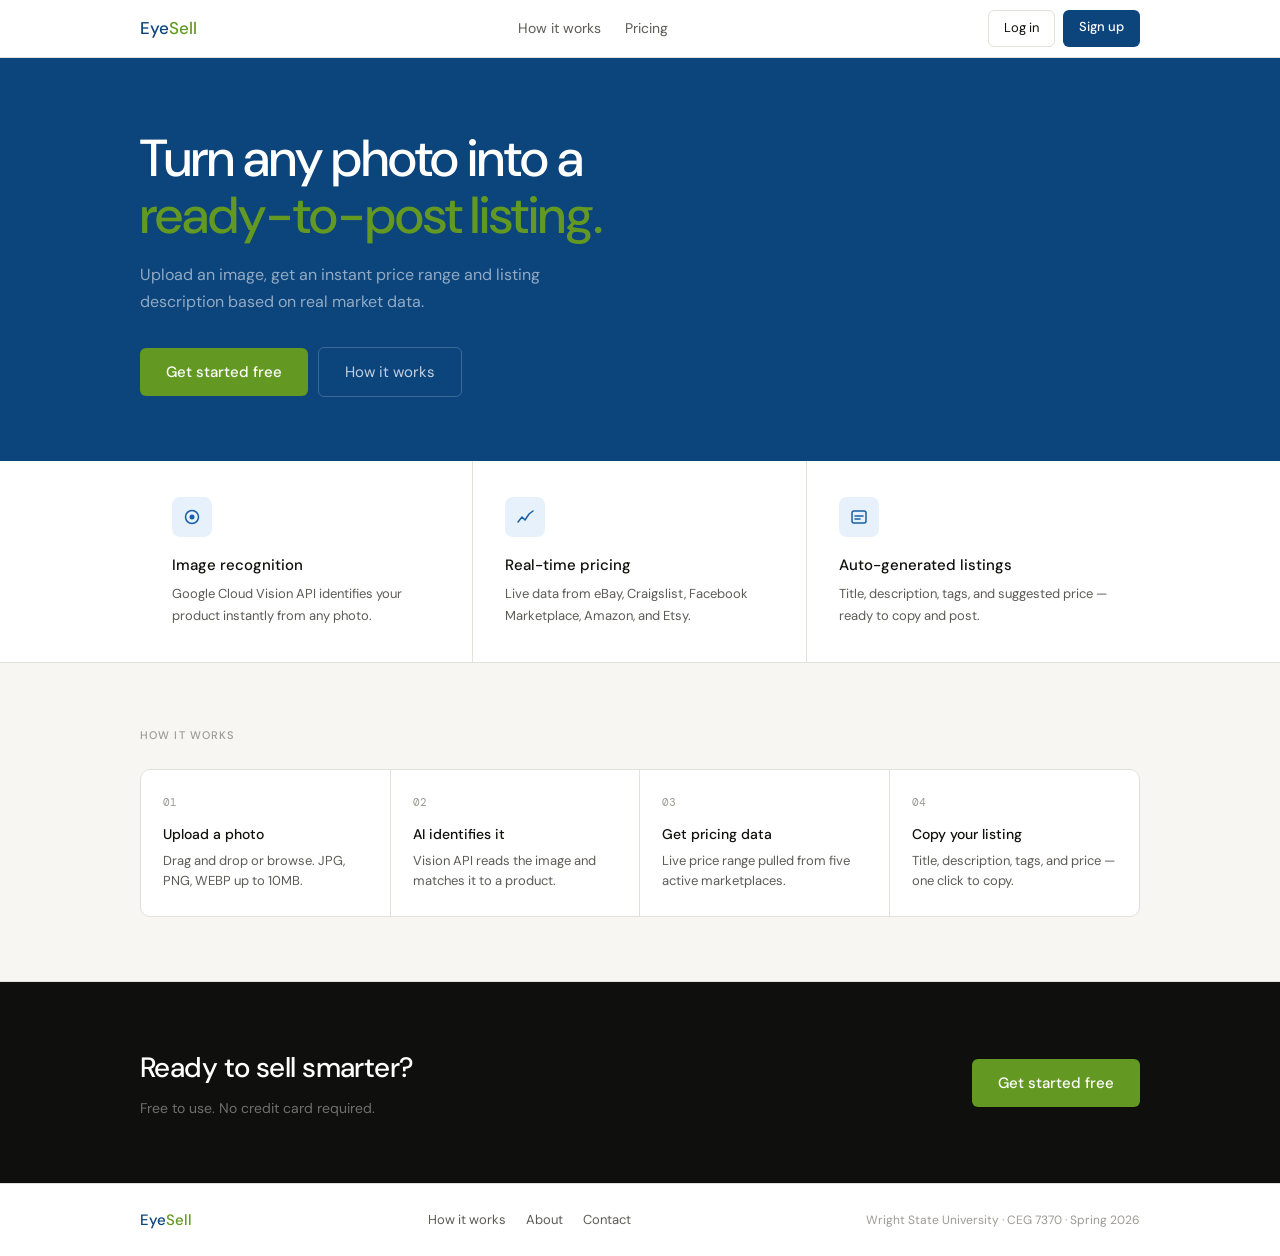
<file: frontend/index.html>
<!DOCTYPE html>
<html lang="en">
<head>
  <meta charset="UTF-8">
  <meta name="viewport" content="width=device-width, initial-scale=1.0">
  <title>EyeSell — Smart Pricing. Easy Selling.</title>
  <link href="https://fonts.googleapis.com/css2?family=DM+Sans:ital,opsz,wght@0,9..40,400;0,9..40,500&family=DM+Mono&display=swap" rel="stylesheet">
  <style>
    :root {
      --blue-800: #0C447C;
      --blue-600: #185FA5;
      --green-600: #3B6D11;
      --green-400: #639922;
      --ink:     #0F0F0D;
      --muted:   #5C5B57;
      --subtle:  #9B9A96;
      --border:  #E2E0DA;
      --surface: #F7F6F2;
      --white:   #FFFFFF;
      --font:    'DM Sans', system-ui, sans-serif;
      --mono:    'DM Mono', monospace;
    }

    *, *::before, *::after { box-sizing: border-box; margin: 0; padding: 0; }
    html   { scroll-behavior: smooth; }
    body   { font-family: var(--font); color: var(--ink); background: var(--white); line-height: 1.6; -webkit-font-smoothing: antialiased; }
    a      { text-decoration: none; color: inherit; }
    button { font-family: var(--font); cursor: pointer; }

    .container {
      width: 100%;
      max-width: 1080px;
      margin-inline: auto;
      padding-inline: 40px;
    }

    .nav {
      height: 58px;
      background: var(--white);
      border-bottom: 1px solid var(--border);
      display: flex;
      align-items: center;
      position: sticky;
      top: 0;
      z-index: 100;
    }

    .nav .container  { display: flex; align-items: center; justify-content: space-between; }
    .nav__logo       { font-size: 17px; font-weight: 500; color: var(--blue-800); }
    .nav__logo em    { font-style: normal; color: var(--green-400); }
    .nav__links      { display: flex; align-items: center; gap: 24px; }
    .nav__link       { font-size: 14px; color: var(--muted); }
    .nav__link:hover { color: var(--ink); }
    .nav__actions    { display: flex; gap: 8px; }

    .btn-ghost {
      font-size: 13px;
      color: var(--ink);
      padding: 7px 15px;
      border-radius: 6px;
      border: 1px solid var(--border);
      background: transparent;
    }
    .btn-ghost:hover { background: var(--surface); }

    .btn-primary {
      font-size: 13px;
      font-weight: 500;
      color: var(--white);
      background: var(--blue-800);
      padding: 7px 16px;
      border-radius: 6px;
      border: none;
      display: inline-block;
    }
    .btn-primary:hover { background: #0a3a6a; }

    .btn-cta {
      font-size: 15px;
      font-weight: 500;
      color: var(--white);
      background: var(--green-400);
      padding: 12px 26px;
      border-radius: 6px;
      border: none;
      display: inline-block;
    }
    .btn-cta:hover { background: var(--green-600); }

    .btn-outline-white {
      font-size: 15px;
      color: rgba(255,255,255,0.75);
      padding: 12px 26px;
      border-radius: 6px;
      border: 1px solid rgba(255,255,255,0.2);
      background: transparent;
      display: inline-block;
    }
    .btn-outline-white:hover { border-color: rgba(255,255,255,0.4); color: var(--white); }

    .hero { background: var(--blue-800); padding: 72px 0 64px; }

    .hero__headline {
      font-size: clamp(34px, 4.5vw, 52px);
      font-weight: 500;
      color: var(--white);
      line-height: 1.1;
      letter-spacing: -.02em;
      max-width: 620px;
      margin-bottom: 18px;
    }

    .hero__headline em { font-style: normal; color: var(--green-400); }

    .hero__sub {
      font-size: 16px;
      color: rgba(255,255,255,0.55);
      max-width: 440px;
      line-height: 1.65;
      margin-bottom: 32px;
    }

    .hero__actions { display: flex; gap: 10px; align-items: center; }

    .features { border-bottom: 1px solid var(--border); }

    .features .container {
      display: grid;
      grid-template-columns: repeat(3, minmax(0,1fr));
    }

    .feature {
      padding: 36px 32px;
      border-right: 1px solid var(--border);
    }
    .feature:last-child { border-right: none; }

    .feature__icon {
      width: 40px;
      height: 40px;
      background: #E6F1FB;
      border-radius: 8px;
      display: flex;
      align-items: center;
      justify-content: center;
      margin-bottom: 16px;
    }

    .feature__title { font-size: 15px; font-weight: 500; color: var(--ink); margin-bottom: 6px; }
    .feature__desc  { font-size: 13px; color: var(--muted); line-height: 1.65; }

    .how { background: var(--surface); padding: 64px 0; border-bottom: 1px solid var(--border); }

    .how__label {
      font-size: 11px;
      font-weight: 500;
      color: var(--subtle);
      text-transform: uppercase;
      letter-spacing: .1em;
      margin-bottom: 24px;
    }

    .steps {
      display: grid;
      grid-template-columns: repeat(4, minmax(0,1fr));
      border: 1px solid var(--border);
      border-radius: 10px;
      overflow: hidden;
      background: var(--white);
    }

    .step { padding: 24px 22px; border-right: 1px solid var(--border); }
    .step:last-child { border-right: none; }

    .step__num   { font-family: var(--mono); font-size: 11px; color: var(--subtle); display: block; margin-bottom: 12px; }
    .step__title { font-size: 14px; font-weight: 500; color: var(--ink); margin-bottom: 5px; }
    .step__desc  { font-size: 13px; color: var(--muted); line-height: 1.6; }

    .cta { background: var(--ink); padding: 64px 0; }

    .cta .container {
      display: flex;
      align-items: center;
      justify-content: space-between;
      gap: 32px;
    }

    .cta__title { font-size: 28px; font-weight: 500; color: var(--white); letter-spacing: -.02em; margin-bottom: 6px; }
    .cta__sub   { font-size: 14px; color: rgba(255,255,255,0.4); }

    .footer { border-top: 1px solid var(--border); padding: 24px 0; }

    .footer .container { display: flex; align-items: center; justify-content: space-between; }
    .footer__logo      { font-size: 15px; font-weight: 500; color: var(--blue-800); }
    .footer__logo em   { font-style: normal; color: var(--green-400); }
    .footer__links     { display: flex; gap: 20px; }
    .footer__link      { font-size: 13px; color: var(--muted); }
    .footer__link:hover { color: var(--ink); }
    .footer__copy      { font-size: 12px; color: var(--subtle); }
  </style>
</head>
<body>

  <nav class="nav">
    <div class="container">
      <a class="nav__logo" href="index.html">Eye<em>Sell</em></a>
      <div class="nav__links">
        <a class="nav__link" href="#how">How it works</a>
        <a class="nav__link" href="#">Pricing</a>
      </div>
      <div class="nav__actions">
        <a class="btn-ghost" href="login.html">Log in</a>
        <a class="btn-primary" href="login.html">Sign up</a>
      </div>
    </div>
  </nav>

  <section class="hero">
    <div class="container">
      <h1 class="hero__headline">
        Turn any photo into a<br>
        <em>ready-to-post listing.</em>
      </h1>
      <p class="hero__sub">
        Upload an image, get an instant price range and listing description based on real market data.
      </p>
      <div class="hero__actions">
        <a class="btn-cta" href="upload.html">Get started free</a>
        <a class="btn-outline-white" href="#how">How it works</a>
      </div>
    </div>
  </section>

  <section class="features">
    <div class="container">
      <div class="feature">
        <div class="feature__icon">
          <svg width="20" height="20" viewBox="0 0 20 20" fill="none"><circle cx="10" cy="10" r="6.5" stroke="#185FA5" stroke-width="1.5"/><circle cx="10" cy="10" r="2.5" fill="#185FA5"/></svg>
        </div>
        <div class="feature__title">Image recognition</div>
        <div class="feature__desc">Google Cloud Vision API identifies your product instantly from any photo.</div>
      </div>
      <div class="feature">
        <div class="feature__icon">
          <svg width="20" height="20" viewBox="0 0 20 20" fill="none"><path d="M3 15L7 10L10 13L14 7L18 4" stroke="#185FA5" stroke-width="1.5" stroke-linecap="round" stroke-linejoin="round"/></svg>
        </div>
        <div class="feature__title">Real-time pricing</div>
        <div class="feature__desc">Live data from eBay, Craigslist, Facebook Marketplace, Amazon, and Etsy.</div>
      </div>
      <div class="feature">
        <div class="feature__icon">
          <svg width="20" height="20" viewBox="0 0 20 20" fill="none"><rect x="3" y="4" width="14" height="12" rx="2" stroke="#185FA5" stroke-width="1.5"/><path d="M6 9h8M6 12h5" stroke="#185FA5" stroke-width="1.5" stroke-linecap="round"/></svg>
        </div>
        <div class="feature__title">Auto-generated listings</div>
        <div class="feature__desc">Title, description, tags, and suggested price — ready to copy and post.</div>
      </div>
    </div>
  </section>

  <section class="how" id="how">
    <div class="container">
      <div class="how__label">How it works</div>
      <div class="steps">
        <div class="step">
          <span class="step__num">01</span>
          <div class="step__title">Upload a photo</div>
          <div class="step__desc">Drag and drop or browse. JPG, PNG, WEBP up to 10MB.</div>
        </div>
        <div class="step">
          <span class="step__num">02</span>
          <div class="step__title">AI identifies it</div>
          <div class="step__desc">Vision API reads the image and matches it to a product.</div>
        </div>
        <div class="step">
          <span class="step__num">03</span>
          <div class="step__title">Get pricing data</div>
          <div class="step__desc">Live price range pulled from five active marketplaces.</div>
        </div>
        <div class="step">
          <span class="step__num">04</span>
          <div class="step__title">Copy your listing</div>
          <div class="step__desc">Title, description, tags, and price — one click to copy.</div>
        </div>
      </div>
    </div>
  </section>

  <section class="cta">
    <div class="container">
      <div>
        <div class="cta__title">Ready to sell smarter?</div>
        <div class="cta__sub">Free to use. No credit card required.</div>
      </div>
      <a class="btn-cta" href="upload.html">Get started free</a>
    </div>
  </section>

  <footer class="footer">
    <div class="container">
      <a class="footer__logo" href="index.html">Eye<em>Sell</em></a>
      <div class="footer__links">
        <a class="footer__link" href="#how">How it works</a>
        <a class="footer__link" href="#">About</a>
        <a class="footer__link" href="#">Contact</a>
      </div>
      <p class="footer__copy">Wright State University · CEG 7370 · Spring 2026</p>
    </div>
  </footer>

</body>
<script src="api.js"></script>
<script>
  (async () => {
    let username = Auth.getUsername();
    if (!username) {
      try {
        const session = await Api.checkSession();
        if (session.loggedIn) {
          Auth.save(session.username);
          username = session.username;
        }
      } catch (e) {}
    }

    if (username) {
      // show dashboard + logout instead of login/signup previously looked like it was 
      const actions = document.querySelector('.nav__actions');
      actions.innerHTML = `
        <a class="btn-ghost" href="dashboard.html">Dashboard</a>
        <button class="btn-primary" onclick="Api.logout().then(() => window.location.reload())">Log out</button>
      `;
    }
  })();
</script>
</html>
</file>
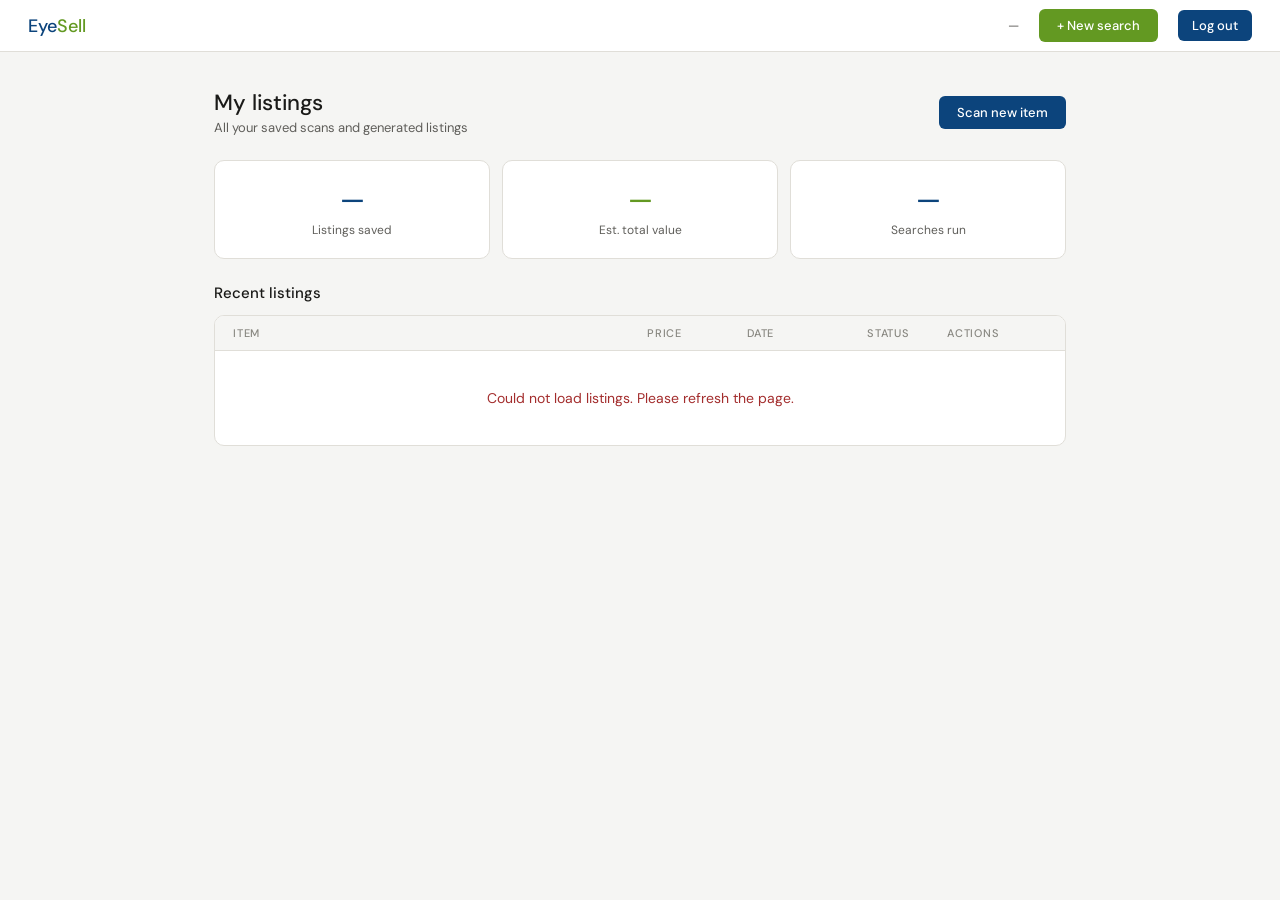
<file: frontend/dashboard.html>
<!DOCTYPE html>
<html lang="en">
<head>
  <meta charset="UTF-8">
  <meta name="viewport" content="width=device-width, initial-scale=1.0">
  <title>EyeSell — Dashboard</title>
  <link rel="stylesheet" href="shared.css">
  <style>
    .dash-body { max-width: 900px; margin: 0 auto; padding: 36px 24px; }

    .dash-header { display: flex; align-items: center; justify-content: space-between; margin-bottom: 24px; }
    .dash-title { font-size: 22px; font-weight: 500; color: var(--text); }
    .dash-sub { font-size: 13px; color: var(--text-muted); margin-top: 2px; }

    .stats { display: grid; grid-template-columns: repeat(3, minmax(0,1fr)); gap: 12px; margin-bottom: 24px; }
    .stat { background: var(--white); border: 0.5px solid var(--gray-border); border-radius: 10px; padding: 20px; text-align: center; }
    .stat-val { font-size: 28px; font-weight: 500; color: var(--blue-dark); margin-bottom: 4px; }
    .stat-val.green { color: var(--green); }
    .stat-label { font-size: 12px; color: var(--text-muted); }

    .section-title { font-size: 15px; font-weight: 500; color: var(--text); margin-bottom: 12px; }

    .table-wrap { background: var(--white); border: 0.5px solid var(--gray-border); border-radius: 10px; overflow: hidden; margin-bottom: 24px; }
    .table-head { display: grid; grid-template-columns: minmax(0,1fr) 100px 120px 80px 100px; padding: 10px 18px; background: var(--gray-bg); border-bottom: 0.5px solid var(--gray-border); }
    .th { font-size: 11px; color: var(--gray-text); font-weight: 500; text-transform: uppercase; letter-spacing: .07em; }
    .table-row { display: grid; grid-template-columns: minmax(0,1fr) 100px 120px 80px 100px; padding: 14px 18px; border-bottom: 0.5px solid var(--gray-border); align-items: center; }
    .table-row:last-child { border-bottom: none; }
    .table-row:hover { background: var(--gray-bg); }
    .td { font-size: 14px; color: var(--text); }
    .td-price { font-size: 14px; font-weight: 500; color: var(--green); }
    .td-date { font-size: 13px; color: var(--gray-text); }

    .status-badge { display: inline-block; font-size: 11px; padding: 3px 10px; border-radius: 20px; }
    .status-saved { background: var(--green-pale); color: var(--green-dark); }
    .status-draft { background: var(--gray-bg); color: var(--gray-text); }

    .empty-state { text-align: center; padding: 48px 24px; color: var(--text-muted); }
    .empty-title { font-size: 16px; font-weight: 500; color: var(--text); margin-bottom: 8px; }
    .empty-sub { font-size: 13px; color: var(--text-muted); margin-bottom: 20px; }
  </style>
</head>
<body>

  <nav class="nav">
    <a class="logo" href="index.html">Eye<span>Sell</span></a>
    <div class="nav-links">
      <span class="nav-link" id="navUsername">—</span>
      <a class="btn-green" href="upload.html">+ New search</a>
      <button class="btn-blue" onclick="handleLogout()" style="font-size:13px;padding:7px 14px;">Log out</button>
    </div>
  </nav>

  <div class="dash-body">
    <div class="dash-header">
      <div>
        <div class="dash-title">My listings</div>
        <div class="dash-sub">All your saved scans and generated listings</div>
      </div>
      <a class="btn-blue" href="upload.html">Scan new item</a>
    </div>

    <div class="stats">
      <div class="stat">
        <div class="stat-val" id="statListings">—</div>
        <div class="stat-label">Listings saved</div>
      </div>
      <div class="stat">
        <div class="stat-val green" id="statValue">—</div>
        <div class="stat-label">Est. total value</div>
      </div>
      <div class="stat">
        <div class="stat-val" id="statSearches">—</div>
        <div class="stat-label">Searches run</div>
      </div>
    </div>

    <div class="section-title">Recent listings</div>

    <div class="table-wrap">
      <div class="table-head">
        <div class="th">Item</div>
        <div class="th">Price</div>
        <div class="th">Date</div>
        <div class="th">Status</div>
        <div class="th">Actions</div>
      </div>
      <div id="listingsBody"></div>
    </div>

  </div>

  <script src="api.js?v=2"></script>
  <script src="dashboard.js?v=3"></script>
</body>
</html>
</file>
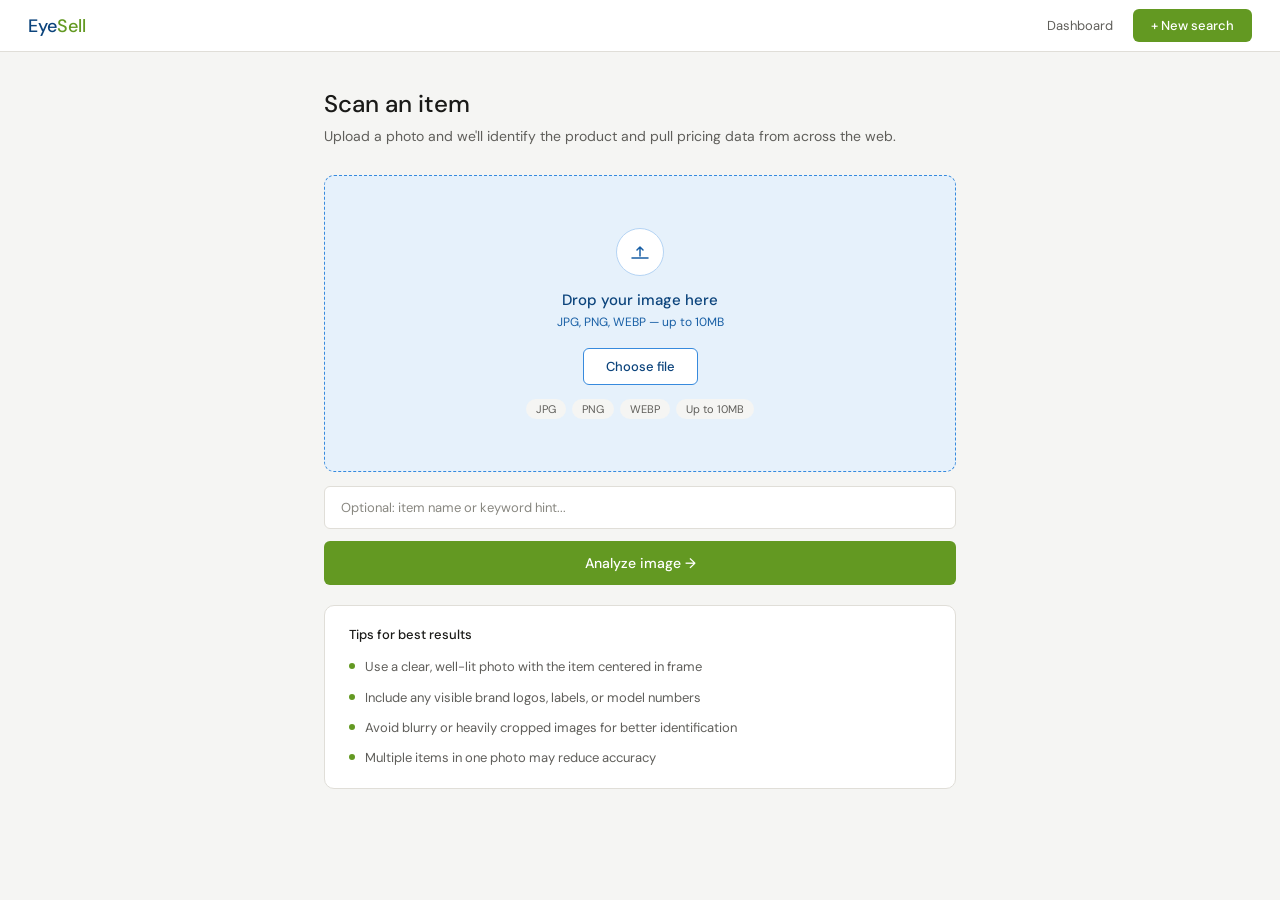
<file: frontend/generate.html>
<!DOCTYPE html>
<html lang="en">
<head>
  <meta charset="UTF-8">
  <meta name="viewport" content="width=device-width, initial-scale=1.0">
  <title>EyeSell — Generate Listing</title>
  <link rel="stylesheet" href="shared.css">
  <style>
    .gen-header { display: flex; align-items: center; justify-content: space-between; margin-bottom: 24px; }
    .gen-title { font-size: 24px; font-weight: 500; color: var(--text); }
    .ai-badge { font-size: 12px; color: var(--green); font-weight: 500; background: var(--green-pale); padding: 4px 12px; border-radius: 20px; }

    .gen-card { background: var(--white); border: 0.5px solid var(--gray-border); border-radius: 10px; padding: 24px; margin-bottom: 16px; }
    .card-title { font-size: 14px; font-weight: 500; color: var(--text); margin-bottom: 16px; padding-bottom: 12px; border-bottom: 0.5px solid var(--gray-border); }

    .tags-row { display: flex; flex-wrap: wrap; gap: 6px; }
    .tag { background: var(--blue-pale); color: var(--blue-dark); font-size: 12px; padding: 4px 12px; border-radius: 20px; cursor: pointer; }
    .tag-add { background: var(--gray-bg); color: var(--gray-text); font-size: 12px; padding: 4px 12px; border-radius: 20px; border: 0.5px dashed var(--gray-border); cursor: pointer; }

    .price-grid { display: grid; grid-template-columns: 1fr 1fr; gap: 12px; margin-bottom: 16px; }
    .price-box { background: var(--gray-bg); border-radius: 8px; padding: 14px 16px; }
    .price-box-label { font-size: 11px; color: var(--gray-text); margin-bottom: 4px; }
    .price-box-val { font-size: 22px; font-weight: 500; color: var(--green); }

    .your-price { background: var(--green-pale); border: 0.5px solid #97C459; border-radius: 8px; padding: 16px; display: flex; align-items: center; justify-content: space-between; margin-bottom: 16px; }
    .yp-label { font-size: 13px; color: var(--green-dark); }
    .yp-val { font-size: 26px; font-weight: 500; color: var(--green-dark); }

    .price-row { display: flex; gap: 8px; }
    .adjust-btn { border: 0.5px solid var(--gray-border); border-radius: 6px; padding: 11px 18px; font-size: 13px; color: var(--text-muted); background: var(--gray-bg); cursor: pointer; font-family: inherit; white-space: nowrap; }

    .action-row { display: flex; gap: 10px; margin-top: 4px; }
    .btn-copy { flex: 1; background: var(--green); color: var(--white); font-size: 14px; font-weight: 500; padding: 13px; border-radius: 6px; border: none; cursor: pointer; font-family: inherit; }
    .btn-save { flex: 1; background: var(--blue-dark); color: var(--white); font-size: 14px; font-weight: 500; padding: 13px; border-radius: 6px; border: none; cursor: pointer; font-family: inherit; }
    .action-note { font-size: 12px; color: var(--gray-text); text-align: center; margin-top: 10px; }

    .copied-toast { display: none; background: var(--green-dark); color: var(--white); font-size: 13px; padding: 10px 18px; border-radius: 6px; text-align: center; margin-top: 12px; }
    .copied-toast.show { display: block; }
  </style>
</head>
<body>

  <nav class="nav">
    <a class="logo" href="index.html">Eye<span>Sell</span></a>
    <div class="nav-links">
      <a class="nav-link" href="dashboard.html">Dashboard</a>
      <a class="btn-green" href="upload.html">+ New search</a>
    </div>
  </nav>

  <div class="page-body">
    <div class="gen-header">
      <div class="gen-title">Listing generator</div>
      <span class="ai-badge">AI generated</span>
    </div>

    <div class="gen-card">
      <div class="card-title">Product details</div>

      <div class="field">
        <div class="field-label">Title</div>
        <input class="field-input" id="titleField" type="text" value="">
      </div>

      <div class="field">
        <div class="field-label">Description</div>
        <textarea class="field-textarea" id="descField"></textarea>
      </div>

      <div class="field">
        <div class="field-label">Tags</div>
        <div class="tags-row" id="tagsContainer"></div>
      </div>
    </div>

    <div class="gen-card">
      <div class="card-title">Pricing</div>

      <div class="price-grid">
        <div class="price-box"><div class="price-box-label">Market low</div><div class="price-box-val" id="priceLow">—</div></div>
        <div class="price-box"><div class="price-box-label">Market high</div><div class="price-box-val" id="priceHigh">—</div></div>
      </div>

      <div class="your-price">
        <div class="yp-label">Your suggested price</div>
        <div class="yp-val" id="suggestedPrice">—</div>
      </div>

      <div class="field">
        <div class="field-label">Edit price</div>
        <div class="price-row">
          <input class="field-input" id="priceField" type="text" value="$62" style="flex:1">
          <button class="adjust-btn">Adjust</button>
        </div>
      </div>

      <div class="action-row">
        <button class="btn-copy" id="copyBtn">Copy listing</button>
        <button class="btn-save" id="saveBtn">Save to dashboard</button>
      </div>
      <div class="copied-toast" id="toast">Listing copied to clipboard!</div>
    </div>
  </div>

  <script src="api.js"></script>
  <script src="generate.js"></script>

</body>
</html>
</file>
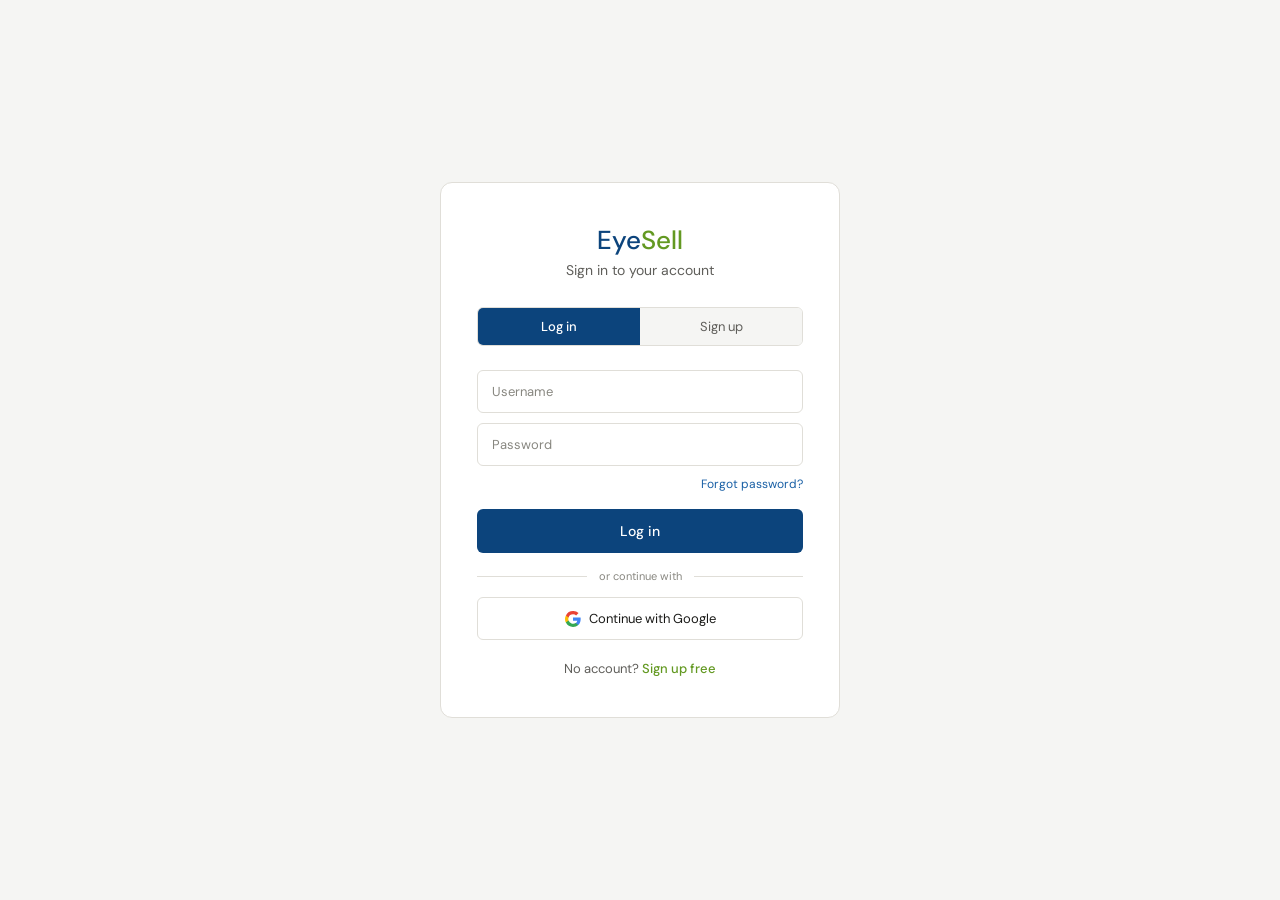
<file: frontend/login.html>
<!DOCTYPE html>
<html lang="en">
<head>
  <meta charset="UTF-8">
  <meta name="viewport" content="width=device-width, initial-scale=1.0">
  <title>EyeSell — Log in</title>
  <link rel="stylesheet" href="shared.css">
  <style>

    body {
      display: flex;
      align-items: center;
      justify-content: center;
      min-height: 100vh;
      background: var(--gray-bg);
      padding: 24px;
    }

    .auth-card {
      background: var(--white);
      border: 0.5px solid var(--gray-border);
      border-radius: 12px;
      padding: 40px 36px;
      width: 100%;
      max-width: 400px;
    }

    .auth-card__logo {
      font-size: 26px;
      font-weight: 500;
      color: var(--blue-dark);
      text-align: center;
      margin-bottom: 4px;
    }

    .auth-card__logo span { color: var(--green); }

    .auth-card__subtitle {
      font-size: 14px;
      color: var(--text-muted);
      text-align: center;
      margin-bottom: 28px;
    }


    .tab-row {
      display: flex;
      margin-bottom: 24px;
      border: 0.5px solid var(--gray-border);
      border-radius: 6px;
      overflow: hidden;
    }

    .tab-row__tab {
      flex: 1;
      padding: 10px;
      text-align: center;
      font-size: 13px;
      cursor: pointer;
      color: var(--text-muted);
      background: var(--gray-bg);
      border: none;
      font-family: inherit;
      transition: background-color 0.15s, color 0.15s;
    }

    .tab-row__tab.is-active {
      background: var(--blue-dark);
      color: var(--white);
      font-weight: 500;
    }

    .auth-form { display: none; }
    .auth-form.is-active { display: block; }

    .auth-form__input {
      width: 100%;
      border: 0.5px solid var(--gray-border);
      border-radius: 6px;
      padding: 12px 14px;
      font-size: 13px;
      color: var(--text);
      background: var(--white);
      font-family: inherit;
      outline: none;
      margin-bottom: 10px;
      display: block;
      transition: border-color 0.15s;
    }

    .auth-form__input::placeholder { color: var(--gray-text); }
    .auth-form__input:focus { border-color: var(--blue-light); }

    .auth-form__input.is-error { border-color: #E24B4A; }

    .auth-form__error {
      font-size: 12px;
      color: #E24B4A;
      margin-top: -6px;
      margin-bottom: 10px;
      display: none;
    }

    .auth-form__error.is-visible { display: block; }

    .auth-form__forgot {
      text-align: right;
      margin-bottom: 16px;
      margin-top: -4px;
    }

    .auth-form__forgot a { font-size: 12px; color: var(--blue-mid); }

    .auth-form__submit {
      width: 100%;
      background: var(--blue-dark);
      color: var(--white);
      font-size: 14px;
      font-weight: 500;
      padding: 13px;
      border-radius: 6px;
      border: none;
      cursor: pointer;
      font-family: inherit;
      margin-bottom: 16px;
      transition: background-color 0.15s;
    }

    .auth-form__submit:hover { background: #0a3a6a; }

    .auth-divider {
      display: flex;
      align-items: center;
      gap: 12px;
      margin-bottom: 14px;
    }

    .auth-divider__line {
      flex: 1;
      height: 0.5px;
      background: var(--gray-border);
    }

    .auth-divider__text { font-size: 11px; color: var(--gray-text); }

    .btn-google {
      width: 100%;
      border: 0.5px solid var(--gray-border);
      border-radius: 6px;
      padding: 12px;
      font-size: 13px;
      color: var(--text);
      text-align: center;
      background: var(--white);
      cursor: pointer;
      font-family: inherit;
      margin-bottom: 20px;
      display: flex;
      align-items: center;
      justify-content: center;
      gap: 8px;
      transition: background-color 0.15s;
    }

    .btn-google:hover { background: var(--gray-bg); }

    .auth-card__switch {
      font-size: 13px;
      color: var(--text-muted);
      text-align: center;
    }

    .auth-card__switch button {
      background: none;
      border: none;
      color: var(--green);
      font-weight: 500;
      font-size: 13px;
      cursor: pointer;
      font-family: inherit;
      padding: 0;
    }

    .auth-card__switch button:hover { text-decoration: underline; }
  </style>
</head>
<body>

  <div class="auth-card">

    <!-- Logo -->
    <div class="auth-card__logo">Eye<span>Sell</span></div>
    <p class="auth-card__subtitle" id="authSubtitle">Sign in to your account</p>

    <!-- Tabs -->
    <div class="tab-row" role="tablist">
      <button
        class="tab-row__tab is-active"
        id="tabLogin"
        role="tab"
        aria-selected="true"
        aria-controls="formLogin"
        onclick="switchTab('login')"
      >Log in</button>
      <button
        class="tab-row__tab"
        id="tabSignup"
        role="tab"
        aria-selected="false"
        aria-controls="formSignup"
        onclick="switchTab('signup')"
      >Sign up</button>
    </div>

    <!-- Log In Form -->
    <div class="auth-form is-active" id="formLogin" role="tabpanel" aria-labelledby="tabLogin">

      <input class="auth-form__input" id="loginUsername" type="text" placeholder="Username" autocomplete="username">
      <input class="auth-form__input" id="loginPassword" type="password" placeholder="Password" autocomplete="current-password">
      <p class="auth-form__error" id="loginError">Please enter your username and password.</p>

      <div class="auth-form__forgot"><a href="#">Forgot password?</a></div>

      <button class="auth-form__submit" onclick="handleLogin()">Log in</button>

      <div class="auth-divider">
        <div class="auth-divider__line"></div>
        <span class="auth-divider__text">or continue with</span>
        <div class="auth-divider__line"></div>
      </div>

      <button class="btn-google" onclick="handleGoogle()">
        <svg width="16" height="16" viewBox="0 0 16 16" fill="none">
          <path d="M15.68 8.18c0-.57-.05-1.11-.14-1.64H8v3.1h4.3a3.68 3.68 0 01-1.6 2.42v2h2.58c1.51-1.39 2.38-3.44 2.38-5.88z" fill="#4285F4"/>
          <path d="M8 16c2.16 0 3.97-.72 5.3-1.94l-2.58-2a4.8 4.8 0 01-7.15-2.52H.9v2.07A8 8 0 008 16z" fill="#34A853"/>
          <path d="M3.57 9.54A4.8 4.8 0 013.32 8c0-.53.09-1.05.25-1.54V4.39H.9A8 8 0 000 8c0 1.29.31 2.51.9 3.61l2.67-2.07z" fill="#FBBC05"/>
          <path d="M8 3.18c1.22 0 2.31.42 3.17 1.24l2.37-2.37A7.97 7.97 0 008 0 8 8 0 00.9 4.39L3.57 6.46A4.77 4.77 0 018 3.18z" fill="#EA4335"/>
        </svg>
        Continue with Google
      </button>

      <p class="auth-card__switch">
        No account?
        <button onclick="switchTab('signup')">Sign up free</button>
      </p>

    </div>

    <!-- Sign Up Form -->
    <div class="auth-form" id="formSignup" role="tabpanel" aria-labelledby="tabSignup">

      <input class="auth-form__input" id="signupName" type="text" placeholder="Username" autocomplete="username">
      <input class="auth-form__input" id="signupEmail" type="email" placeholder="Email address" autocomplete="email">
      <input class="auth-form__input" id="signupPassword" type="password" placeholder="Password" autocomplete="new-password">
      <input class="auth-form__input" id="signupConfirm" type="password" placeholder="Confirm password" autocomplete="new-password">
      <p class="auth-form__error" id="signupError">Please fill in all fields correctly.</p>

      <button class="auth-form__submit" onclick="handleSignup()">Create account</button>

      <div class="auth-divider">
        <div class="auth-divider__line"></div>
        <span class="auth-divider__text">or continue with</span>
        <div class="auth-divider__line"></div>
      </div>

      <button class="btn-google" onclick="handleGoogle()">
        <svg width="16" height="16" viewBox="0 0 16 16" fill="none">
          <path d="M15.68 8.18c0-.57-.05-1.11-.14-1.64H8v3.1h4.3a3.68 3.68 0 01-1.6 2.42v2h2.58c1.51-1.39 2.38-3.44 2.38-5.88z" fill="#4285F4"/>
          <path d="M8 16c2.16 0 3.97-.72 5.3-1.94l-2.58-2a4.8 4.8 0 01-7.15-2.52H.9v2.07A8 8 0 008 16z" fill="#34A853"/>
          <path d="M3.57 9.54A4.8 4.8 0 013.32 8c0-.53.09-1.05.25-1.54V4.39H.9A8 8 0 000 8c0 1.29.31 2.51.9 3.61l2.67-2.07z" fill="#FBBC05"/>
          <path d="M8 3.18c1.22 0 2.31.42 3.17 1.24l2.37-2.37A7.97 7.97 0 008 0 8 8 0 00.9 4.39L3.57 6.46A4.77 4.77 0 018 3.18z" fill="#EA4335"/>
        </svg>
        Continue with Google
      </button>

      <p class="auth-card__switch">
        Already have an account?
        <button onclick="switchTab('login')">Log in</button>
      </p>

    </div>

  </div>

  <script src="api.js"></script>
  <script>
    const TABS = {
      login:  { tab: 'tabLogin',  form: 'formLogin',  subtitle: 'Sign in to your account' },
      signup: { tab: 'tabSignup', form: 'formSignup', subtitle: 'Create a free account'   },
    };

    function switchTab(target) {
      const config = TABS[target];
      Object.values(TABS).forEach(({ tab }) => {
        const el = document.getElementById(tab);
        const isActive = tab === config.tab;
        el.classList.toggle('is-active', isActive);
        el.setAttribute('aria-selected', isActive);
      });
      Object.values(TABS).forEach(({ form }) => {
        document.getElementById(form).classList.toggle('is-active', form === config.form);
      });
      document.getElementById('authSubtitle').textContent = config.subtitle;
      document.querySelectorAll('.auth-form__error').forEach(el => el.classList.remove('is-visible'));
      document.querySelectorAll('.auth-form__input').forEach(el => el.classList.remove('is-error'));
    }

    function isValidEmail(email) {
      return /^[^\s@]+@[^\s@]+\.[^\s@]+$/.test(email);
    }

    function showError(errorId, ...inputIds) {
      document.getElementById(errorId).classList.add('is-visible');
      inputIds.forEach(id => document.getElementById(id).classList.add('is-error'));
    }

    function clearErrors(errorId, ...inputIds) {
      document.getElementById(errorId).classList.remove('is-visible');
      inputIds.forEach(id => document.getElementById(id).classList.remove('is-error'));
    }

    function setSubmitLoading(formType, isLoading, text) {
      const btn = formType === 'login'
        ? document.querySelector('#formLogin .auth-form__submit')
        : document.querySelector('#formSignup .auth-form__submit');
      btn.disabled    = isLoading;
      btn.textContent = text;
    }

    async function handleLogin() {
      const username = document.getElementById('loginUsername').value.trim();
      const password = document.getElementById('loginPassword').value;
      clearErrors('loginError', 'loginUsername', 'loginPassword');

      if (!username || password.length < 1) {
        document.getElementById('loginError').textContent = 'Please enter your username and password.';
        showError('loginError', 'loginUsername', 'loginPassword');
        return;
      }

      setSubmitLoading('login', true, 'Signing in...');
      try {
        const data = await Api.login(username, password);
        Auth.save(data.username || username);
        window.location.href = 'dashboard.html';
      } catch (err) {
        document.getElementById('loginError').textContent = err.message;
        showError('loginError', 'loginUsername', 'loginPassword');
        setSubmitLoading('login', false, 'Log in');
      }
    }

    async function handleSignup() {
      const username = document.getElementById('signupName').value.trim();
      const email    = document.getElementById('signupEmail').value.trim();
      const password = document.getElementById('signupPassword').value;
      const confirm  = document.getElementById('signupConfirm').value;
      clearErrors('signupError', 'signupName', 'signupEmail', 'signupPassword', 'signupConfirm');

      if (!username) {
        document.getElementById('signupError').textContent = 'Please enter a username.';
        showError('signupError', 'signupName'); return;
      }
      if (!isValidEmail(email)) {
        document.getElementById('signupError').textContent = 'Please enter a valid email address.';
        showError('signupError', 'signupEmail'); return;
      }
      if (password.length < 8) {
        document.getElementById('signupError').textContent = 'Password must be at least 8 characters.';
        showError('signupError', 'signupPassword'); return;
      }
      if (password !== confirm) {
        document.getElementById('signupError').textContent = 'Passwords do not match.';
        showError('signupError', 'signupPassword', 'signupConfirm'); return;
      }

      setSubmitLoading('signup', true, 'Creating account...');
      try {
        await Api.register(username, email, password);
        const loginData = await Api.login(username, password);
        Auth.save(loginData.username || username);
        window.location.href = 'dashboard.html';
      } catch (err) {
        document.getElementById('signupError').textContent = err.message;
        showError('signupError', 'signupName');
        setSubmitLoading('signup', false, 'Create account');
      }
    }

    function handleGoogle() {
      window.location.href = 'https://eyesell.org/auth/google';
    }
  </script>

</body>
</html>
</file>
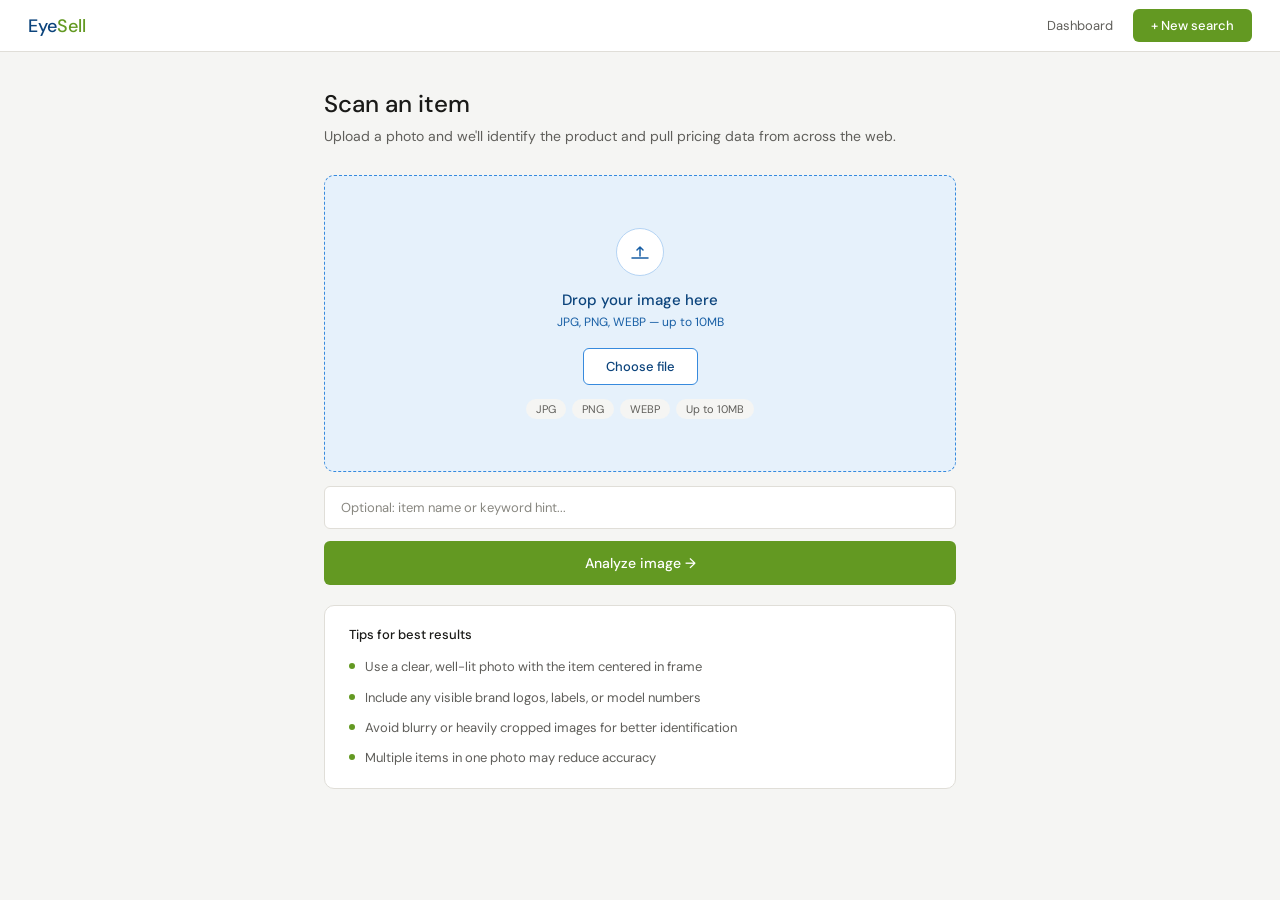
<file: frontend/results.html>
<!DOCTYPE html>
<html lang="en">
<head>
  <meta charset="UTF-8">
  <meta name="viewport" content="width=device-width, initial-scale=1.0">
  <title>EyeSell — Results</title>
  <link rel="stylesheet" href="shared.css">
  <style>
    .results-body { max-width: 720px; margin: 0 auto; padding: 32px 24px; }

    .price-banner { background: var(--blue-dark); border-radius: 10px; padding: 20px 24px; margin-bottom: 20px; }
    .pb-label { font-size: 11px; color: #85B7EB; margin-bottom: 4px; }
    .pb-price { font-size: 30px; font-weight: 500; color: var(--white); margin-bottom: 4px; }
    .pb-sub { font-size: 12px; color: #85B7EB; }

    .product-card { background: var(--white); border: 0.5px solid var(--gray-border); border-radius: 10px; padding: 18px 22px; margin-bottom: 16px; display: flex; align-items: flex-start; gap: 16px; }
    .product-img { width: 80px; height: 80px; background: var(--blue-pale); border-radius: 8px; flex-shrink: 0; display: flex; align-items: center; justify-content: center; font-size: 11px; color: var(--blue-light); font-family: 'DM Mono', monospace; }
    .product-info { flex: 1; }
    .confidence { display: inline-flex; align-items: center; gap: 5px; background: var(--green-pale); color: var(--green-dark); font-size: 11px; font-weight: 500; padding: 3px 10px; border-radius: 20px; margin-bottom: 8px; }
    .conf-dot { width: 6px; height: 6px; border-radius: 50%; background: var(--green); }
    .product-name { font-size: 18px; font-weight: 500; color: var(--text); margin-bottom: 4px; }
    .product-model { font-size: 13px; color: var(--text-muted); margin-bottom: 10px; }
    .tags { display: flex; flex-wrap: wrap; gap: 6px; }
    .tag { background: var(--blue-pale); color: var(--blue-dark); font-size: 12px; padding: 3px 10px; border-radius: 20px; }

    .similar-label { font-size: 13px; color: var(--text-muted); margin-bottom: 12px; }
    .listing-grid { display: grid; grid-template-columns: 1fr 1fr; gap: 12px; margin-bottom: 18px; }
    .listing-card { background: var(--white); border: 0.5px solid var(--gray-border); border-radius: 8px; overflow: hidden; }
    .listing-img { background: var(--blue-pale); height: 90px; display: flex; align-items: center; justify-content: center; font-size: 12px; color: var(--blue-light); font-family: 'DM Mono', monospace; }
    .listing-info { padding: 10px 14px; }
    .listing-price { font-size: 15px; font-weight: 500; color: var(--green); margin-bottom: 3px; }
    .listing-name  { font-size: 12px; color: var(--text-muted); }

    .sources-card { background: var(--white); border: 0.5px solid var(--gray-border); border-radius: 10px; padding: 18px 22px; margin-bottom: 18px; }
    .sources-title { font-size: 14px; font-weight: 500; color: var(--text); margin-bottom: 14px; }
    .source-row { display: flex; align-items: center; justify-content: space-between; padding: 10px 0; border-bottom: 0.5px solid var(--gray-border); }
    .source-row:last-child { border-bottom: none; padding-bottom: 0; }
    .source-name { font-size: 14px; color: var(--text); }
    .source-count { font-size: 12px; color: var(--gray-text); }
    .source-price { font-size: 15px; font-weight: 500; color: var(--green); }
    .bar-wrap { width: 80px; height: 4px; background: var(--gray-bg); border-radius: 2px; }
    .bar { height: 4px; border-radius: 2px; background: var(--green); }

    .action-row { display: flex; gap: 10px; }
    .btn-primary { flex: 1; background: var(--green); color: var(--white); font-size: 14px; font-weight: 500; padding: 13px; border-radius: 6px; border: none; cursor: pointer; font-family: inherit; text-align: center; }
    .btn-outline  { flex: 1; border: 0.5px solid var(--gray-border); color: var(--text); font-size: 14px; padding: 13px; border-radius: 6px; background: var(--white); cursor: pointer; font-family: inherit; text-align: center; }
  </style>
</head>
<body>

  <nav class="nav">
    <a class="logo" href="index.html">Eye<span>Sell</span></a>
    <div class="nav-links">
      <a class="nav-login" href="upload.html">← New search</a>
    </div>
  </nav>

  <div class="results-body">

    <div class="price-banner">
      <div class="pb-label">Suggested price range</div>
      <div class="pb-price" id="priceRange">—</div>
      <div class="pb-sub" id="priceMeta"></div>
    </div>

    <div class="product-card">
      <div class="product-img" id="productImage">img</div>
      <div class="product-info">
        <div class="confidence"><div class="conf-dot"></div><span id="confidencePct">—</span></div>
        <div class="product-name" id="productName"></div>
        <div class="product-model" id="productModel"></div>
        <div class="tags" id="productTags"></div>
      </div>
    </div>

    <div class="similar-label">Similar listings found</div>

    <div class="listing-grid" id="listingGrid"></div>

    <div class="sources-card">
      <div class="sources-title">Price breakdown by source</div>
      <div id="sourcesBreakdown"></div>
    </div>

    <div class="action-row">
      <button class="btn-primary" onclick="goToGenerate()">Generate my listing →</button>
      <button class="btn-outline" id="saveBtn" onclick="saveResults()">Save results</button>
    </div>

  </div>

  <script src="api.js"></script>
  <script src="results.js"></script>
</body>
</html>
</file>
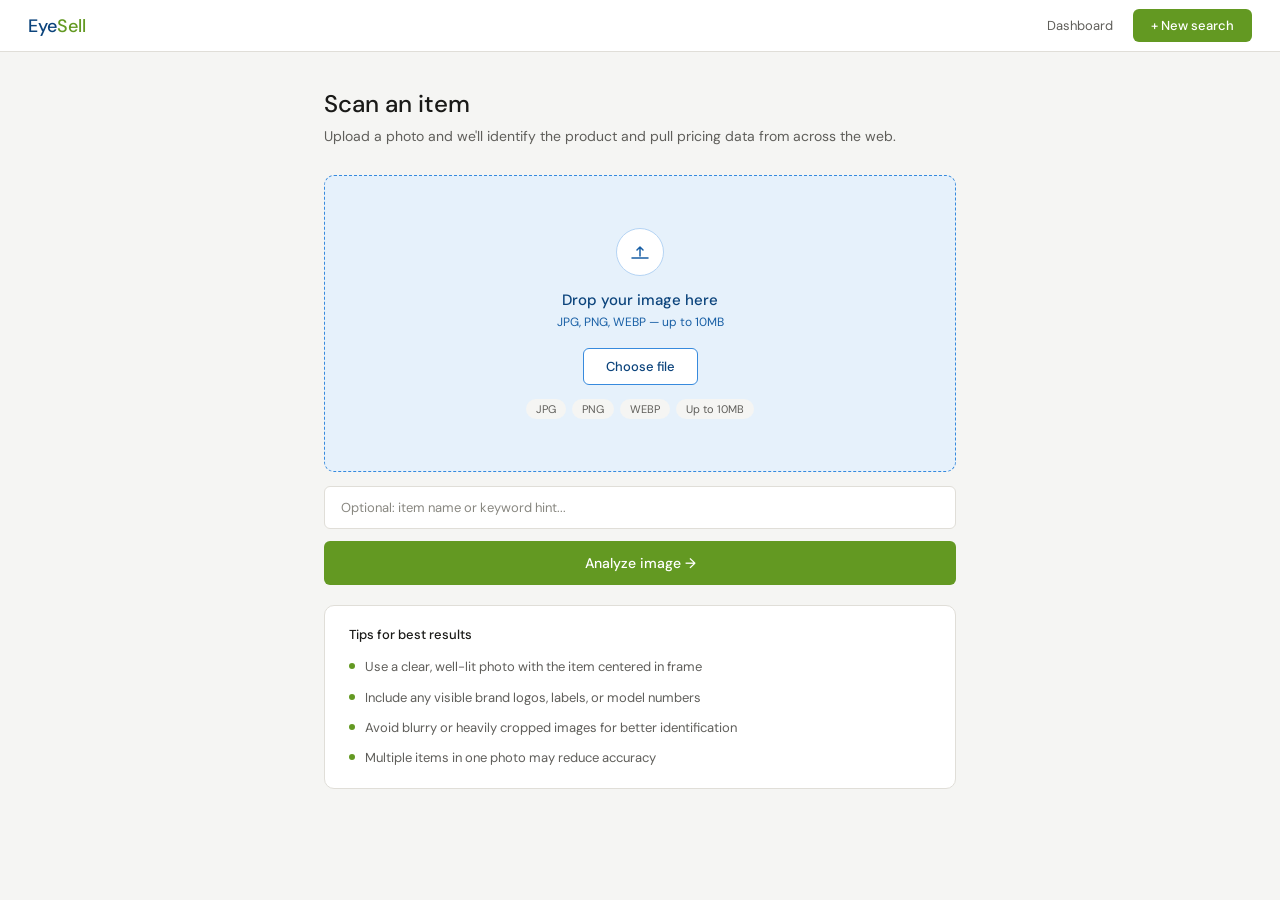
<file: frontend/upload.html>
<!DOCTYPE html>
<html lang="en">
<head>
  <meta charset="UTF-8">
  <meta name="viewport" content="width=device-width, initial-scale=1.0">
  <title>EyeSell — Scan an item</title>
  <link rel="stylesheet" href="shared.css">
  <style>

    .upload-zone {
      border: 1.5px dashed var(--blue-light);
      border-radius: 10px;
      background: var(--blue-pale);
      padding: 52px 24px;
      text-align: center;
      margin-bottom: 14px;
      cursor: pointer;
      transition: background 0.15s, border-color 0.15s;
    }

    .upload-zone:hover          { background: #d4e8f8; }
    .upload-zone.is-drag-over   { background: #c2dff5; border-color: var(--blue-dark); }
    .upload-zone.is-file-loaded { background: var(--green-pale); border-color: var(--green); border-style: solid; }

    .upload-zone__icon {
      width: 48px;
      height: 48px;
      background: var(--white);
      border-radius: 50%;
      display: flex;
      align-items: center;
      justify-content: center;
      margin: 0 auto 14px;
      border: 0.5px solid #B5D4F4;
    }

    .upload-zone__title  { font-size: 15px; font-weight: 500; color: var(--blue-dark); margin-bottom: 4px; }
    .upload-zone__sub    { font-size: 12px; color: var(--blue-mid); margin-bottom: 18px; }

    .upload-zone__btn {
      display: inline-block;
      border: 0.5px solid var(--blue-light);
      color: var(--blue-dark);
      font-size: 13px;
      font-weight: 500;
      padding: 9px 22px;
      border-radius: 6px;
      background: var(--white);
      cursor: pointer;
      font-family: inherit;
    }

    .upload-zone__preview {
      display: none;
      width: 100px;
      height: 100px;
      object-fit: cover;
      border-radius: 8px;
      margin: 0 auto 12px;
      border: 2px solid var(--green);
    }

    .upload-zone__preview.is-visible { display: block; }

    .upload-zone__filename {
      display: none;
      font-size: 13px;
      font-weight: 500;
      color: var(--green-dark);
      margin-bottom: 8px;
    }

    .upload-zone__filename.is-visible { display: block; }

    .file-types { display: flex; gap: 6px; margin-top: 14px; flex-wrap: wrap; justify-content: center; }
    .file-badge { background: var(--gray-bg); color: var(--text-muted); font-size: 11px; padding: 3px 10px; border-radius: 20px; }

    .hint-input {
      width: 100%;
      border: 0.5px solid var(--gray-border);
      border-radius: 6px;
      padding: 12px 16px;
      font-size: 13px;
      color: var(--text-muted);
      background: var(--white);
      margin-bottom: 12px;
      font-family: inherit;
      outline: none;
      transition: border-color 0.15s;
    }

    .hint-input::placeholder { color: var(--gray-text); }
    .hint-input:focus        { border-color: var(--blue-light); }

    .analyze-btn {
      width: 100%;
      background: var(--green);
      color: var(--white);
      font-size: 14px;
      font-weight: 500;
      padding: 13px;
      border-radius: 6px;
      border: none;
      cursor: pointer;
      font-family: inherit;
      margin-bottom: 20px;
      display: flex;
      align-items: center;
      justify-content: center;
      gap: 8px;
      transition: background-color 0.15s;
    }

    .analyze-btn:hover           { background: var(--green-dark); }
    .analyze-btn:disabled        { background: var(--gray-text); cursor: not-allowed; }

    .analyze-btn__spinner {
      display: none;
      width: 16px;
      height: 16px;
      border: 2px solid rgba(255,255,255,0.4);
      border-top-color: #fff;
      border-radius: 50%;
      animation: spin 0.7s linear infinite;
    }

    .analyze-btn.is-loading .analyze-btn__spinner { display: block; }
    .analyze-btn.is-loading .analyze-btn__label   { opacity: 0.8; }

    @keyframes spin { to { transform: rotate(360deg); } }

    .upload-error {
      display: none;
      font-size: 13px;
      color: #A32D2D;
      background: #FCEBEB;
      border: 0.5px solid #F09595;
      border-radius: 6px;
      padding: 10px 14px;
      margin-bottom: 12px;
    }

    .upload-error.is-visible { display: block; }


    .tips-card         { background: var(--white); border: 0.5px solid var(--gray-border); border-radius: 10px; padding: 20px 24px; }
    .tips-card__title  { font-size: 13px; font-weight: 500; color: var(--text); margin-bottom: 14px; }

    .tip               { display: flex; align-items: flex-start; gap: 10px; margin-bottom: 10px; }
    .tip:last-child    { margin-bottom: 0; }
    .tip__dot          { width: 6px; height: 6px; border-radius: 50%; background: var(--green); margin-top: 6px; flex-shrink: 0; }
    .tip__text         { font-size: 13px; color: var(--text-muted); line-height: 1.55; }
  </style>
</head>
<body>

  <nav class="nav">
    <a class="logo" href="index.html">Eye<span>Sell</span></a>
    <div class="nav-links">
      <a class="nav-link" href="dashboard.html">Dashboard</a>
      <a class="btn-green" href="upload.html">+ New search</a>
    </div>
  </nav>

  <main>
    <div class="page-body">

      <h1 class="page-title">Scan an item</h1>
      <p class="page-sub">Upload a photo and we'll identify the product and pull pricing data from across the web.</p>

      <!-- Upload Form — POST to Flask /upload endpoint -->
      <form
        id="uploadForm"
        enctype="multipart/form-data"
        novalidate
      >

        <!-- Drop Zone -->
        <div class="upload-zone" id="dropzone">

          <img class="upload-zone__preview" id="imagePreview" alt="Selected image preview">

          <div class="upload-zone__icon" id="uploadIcon">
            <svg width="22" height="22" viewBox="0 0 22 22" fill="none">
              <path d="M11 15V6M11 6L8 9M11 6L14 9" stroke="#185FA5" stroke-width="1.5" stroke-linecap="round" stroke-linejoin="round"/>
              <path d="M3 17h16" stroke="#185FA5" stroke-width="1.5" stroke-linecap="round"/>
            </svg>
          </div>

          <p class="upload-zone__title" id="zoneTitle">Drop your image here</p>
          <p class="upload-zone__sub" id="zoneSub">JPG, PNG, WEBP — up to 10MB</p>
          <p class="upload-zone__filename" id="fileName"></p>

          <!-- Hidden file input — triggered by button and drag-drop -->
          <input
            type="file"
            id="fileInput"
            name="image"
            accept="image/jpeg,image/png,image/webp"
            style="display:none"
          >

          <button type="button" class="upload-zone__btn" id="chooseBtn">
            Choose file
          </button>

          <div class="file-types">
            <span class="file-badge">JPG</span>
            <span class="file-badge">PNG</span>
            <span class="file-badge">WEBP</span>
            <span class="file-badge">Up to 10MB</span>
          </div>

        </div>

        <!-- Error message -->
        <p class="upload-error" id="uploadError" role="alert"></p>

        <!-- Optional keyword hint -->
        <input
          class="hint-input"
          type="text"
          id="hintInput"
          name="hint"
          placeholder="Optional: item name or keyword hint..."
          maxlength="100"
        >

        <!-- Submit -->
        <button class="analyze-btn" type="button" id="submitBtn">
          <span class="analyze-btn__spinner"></span>
          <span class="analyze-btn__label">Analyze image →</span>
        </button>

      </form>

      <!-- Tips -->
      <div class="tips-card">
        <p class="tips-card__title">Tips for best results</p>
        <div class="tip"><div class="tip__dot"></div><p class="tip__text">Use a clear, well-lit photo with the item centered in frame</p></div>
        <div class="tip"><div class="tip__dot"></div><p class="tip__text">Include any visible brand logos, labels, or model numbers</p></div>
        <div class="tip"><div class="tip__dot"></div><p class="tip__text">Avoid blurry or heavily cropped images for better identification</p></div>
        <div class="tip"><div class="tip__dot"></div><p class="tip__text">Multiple items in one photo may reduce accuracy</p></div>
      </div>

    </div>
  </main>

  <script src="api.js"></script>
  <script src="upload.js"></script>

</body>
</html>
</file>
<file: frontend/shared.css>
@import url('https://fonts.googleapis.com/css2?family=DM+Sans:ital,opsz,wght@0,9..40,400;0,9..40,500;1,9..40,400&family=DM+Mono&display=swap');

*, *::before, *::after { box-sizing: border-box; margin: 0; padding: 0; }

:root {
  --blue-dark:   #0C447C;
  --blue-mid:    #185FA5;
  --blue-light:  #378ADD;
  --blue-pale:   #E6F1FB;
  --green:       #639922;
  --green-dark:  #27500A;
  --green-pale:  #EAF3DE;
  --gray-bg:     #F5F5F3;
  --gray-border: #E0DED8;
  --gray-text:   #888780;
  --text:        #1A1A18;
  --text-muted:  #5F5E5A;
  --white:       #ffffff;
}

body {
  font-family: 'DM Sans', system-ui, sans-serif;
  color: var(--text);
  background: var(--gray-bg);
}

a { text-decoration: none; color: inherit; }

/* NAV */
.nav {
  height: 52px;
  background: var(--white);
  border-bottom: 0.5px solid var(--gray-border);
  padding: 0 28px;
  display: flex;
  align-items: center;
  justify-content: space-between;
}

.logo { font-size: 18px; font-weight: 500; color: var(--blue-dark); }
.logo span { color: var(--green); }

.nav-links { display: flex; align-items: center; gap: 20px; }
.nav-link   { font-size: 13px; color: var(--text-muted); }
.nav-login  { font-size: 13px; font-weight: 500; color: var(--blue-dark); }

/* BUTTONS */
.btn-blue {
  background: var(--blue-dark); color: var(--white);
  font-size: 13px; font-weight: 500;
  padding: 8px 18px; border-radius: 6px;
  border: none; cursor: pointer; font-family: inherit;
  display: inline-block;
}

.btn-green {
  background: var(--green); color: var(--white);
  font-size: 13px; font-weight: 500;
  padding: 8px 18px; border-radius: 6px;
  border: none; cursor: pointer; font-family: inherit;
  display: inline-block;
}

.btn-green:hover { background: var(--green-dark); }
.btn-blue:hover  { background: #0a3a6a; }

/* PILLS */
.pill-blue  { background: var(--blue-pale);  color: var(--blue-dark);  font-size: 12px; padding: 4px 12px; border-radius: 20px; }
.pill-green { background: var(--green-pale); color: var(--green-dark); font-size: 12px; padding: 4px 12px; border-radius: 20px; }

/* FORM ELEMENTS */
.field-input, .field-textarea {
  width: 100%;
  border: 0.5px solid var(--gray-border);
  border-radius: 6px;
  padding: 11px 14px;
  font-size: 13px;
  color: var(--text);
  background: var(--white);
  font-family: inherit;
  outline: none;
}

.field-textarea { resize: none; height: 100px; line-height: 1.6; }
.field-input:focus, .field-textarea:focus { border-color: var(--blue-light); }

/* PAGE BODY */
.page-body {
  max-width: 680px;
  margin: 0 auto;
  padding: 36px 24px;
}

.page-title { font-size: 24px; font-weight: 500; color: var(--text); margin-bottom: 6px; }
.page-sub   { font-size: 14px; color: var(--text-muted); line-height: 1.6; margin-bottom: 28px; }

.field       { margin-bottom: 14px; }
.field-label { font-size: 11px; color: var(--text-muted); margin-bottom: 6px; text-transform: uppercase; letter-spacing: .06em; }
</file>
